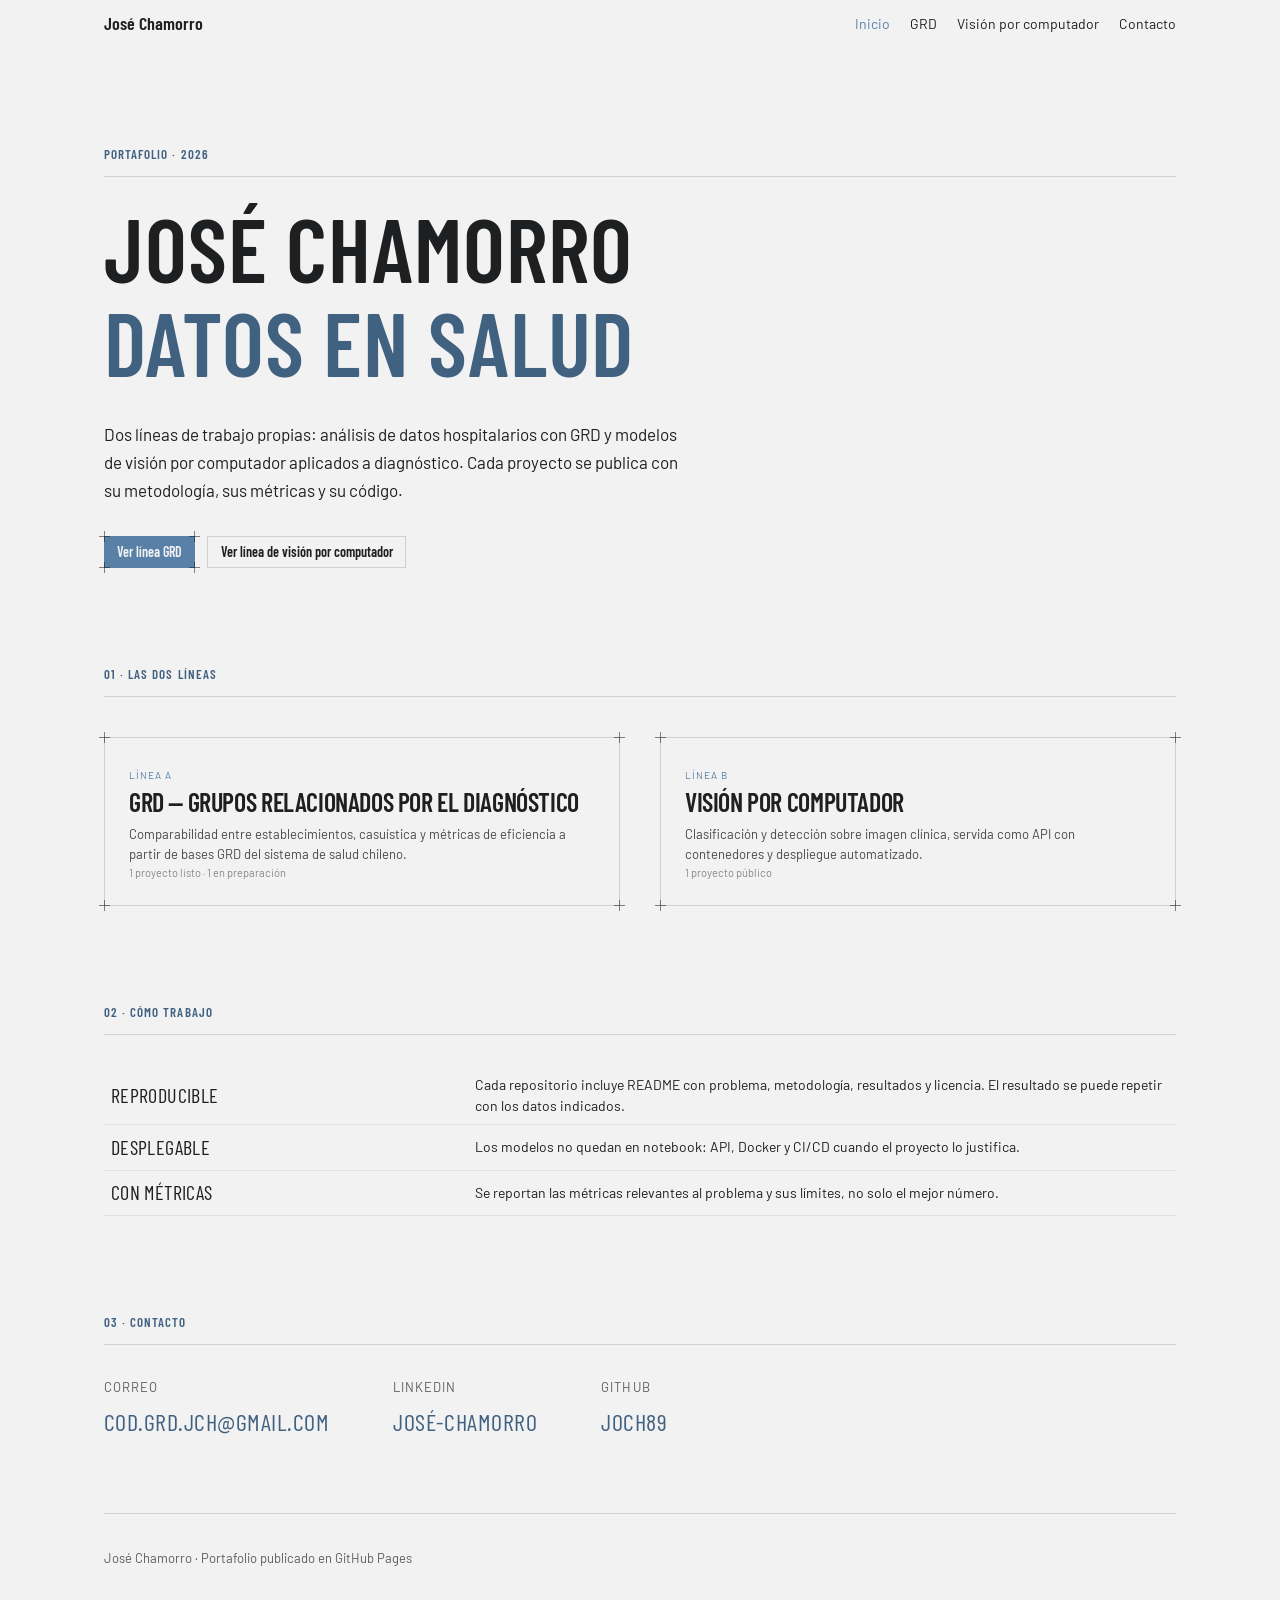
<file: index.html>
<!DOCTYPE html>
<html lang="es">
<head>
<meta charset="utf-8">
<meta name="viewport" content="width=device-width, initial-scale=1">
<title>José Chamorro — Portafolio</title>
<link rel="preconnect" href="https://fonts.googleapis.com">
<link rel="preconnect" href="https://fonts.gstatic.com" crossorigin>
<link rel="stylesheet" href="style.css">
</head>
<body>
<nav class="nav">
  <span class="nav-brand">José Chamorro</span>
  <div class="nav-links">
    <a href="index.html" aria-current="page">Inicio</a>
    <a href="grd.html">GRD</a>
    <a href="vision.html">Visión por computador</a>
    <a href="index.html#contacto">Contacto</a>
  </div>
</nav>
<div class="wrap">

  <section class="section-hero">
    <span class="kicker">Portafolio · 2026</span>
    <hr class="rule" style="margin-bottom:24px">
    <h1 class="display">
      <span>José Chamorro</span>
      <span class="accent">Datos en salud</span>
    </h1>
    <p class="lede">Dos líneas de trabajo propias: análisis de datos hospitalarios con GRD y modelos de visión por computador aplicados a diagnóstico. Cada proyecto se publica con su metodología, sus métricas y su código.</p>
    <div class="actions">
      <a class="btn btn-primary blueprint" href="grd.html">Ver línea GRD<i class="corner tl"></i><i class="corner tr"></i><i class="corner bl"></i><i class="corner br"></i></a>
      <a class="btn btn-secondary" href="vision.html">Ver línea de visión por computador</a>
    </div>
  </section>

  <section class="section">
    <span class="kicker">01 · Las dos líneas</span>
    <hr class="rule" style="margin-bottom:40px">
    <div class="grid-2">
      <a class="card blueprint line-card" href="grd.html">
        <i class="corner tl"></i><i class="corner tr"></i><i class="corner bl"></i><i class="corner br"></i>
        <span class="card-kicker">Línea A</span>
        <h2 class="card-title">GRD — Grupos Relacionados por el Diagnóstico</h2>
        <p class="card-body">Comparabilidad entre establecimientos, casuística y métricas de eficiencia a partir de bases GRD del sistema de salud chileno.</p>
        <span class="card-meta">1 proyecto listo · 1 en preparación</span>
      </a>
      <a class="card blueprint line-card" href="vision.html">
        <i class="corner tl"></i><i class="corner tr"></i><i class="corner bl"></i><i class="corner br"></i>
        <span class="card-kicker">Línea B</span>
        <h2 class="card-title">Visión por computador</h2>
        <p class="card-body">Clasificación y detección sobre imagen clínica, servida como API con contenedores y despliegue automatizado.</p>
        <span class="card-meta">1 proyecto público</span>
      </a>
    </div>
  </section>

  <section class="section">
    <span class="kicker">02 · Cómo trabajo</span>
    <hr class="rule">
    <table class="table how">
      <tbody>
        <tr><td>Reproducible</td><td>Cada repositorio incluye README con problema, metodología, resultados y licencia. El resultado se puede repetir con los datos indicados.</td></tr>
        <tr><td>Desplegable</td><td>Los modelos no quedan en notebook: API, Docker y CI/CD cuando el proyecto lo justifica.</td></tr>
        <tr><td>Con métricas</td><td>Se reportan las métricas relevantes al problema y sus límites, no solo el mejor número.</td></tr>
      </tbody>
    </table>
  </section>

  <section class="section" id="contacto">
    <span class="kicker">03 · Contacto</span>
    <hr class="rule">
    <div class="contact">
      <div>
        <span class="label">Correo</span>
        <a href="mailto:cod.grd.jch@gmail.com">cod.grd.jch@gmail.com</a>
      </div>
      <div>
        <span class="label">LinkedIn</span>
        <a href="https://www.linkedin.com/in/jos%C3%A9-chamorro/" target="_blank" rel="noopener">josé-chamorro</a>
      </div>
      <div>
        <span class="label">GitHub</span>
        <a href="https://github.com/joch89" target="_blank" rel="noopener">joch89</a>
      </div>
    </div>
  </section>

<footer>José Chamorro · Portafolio publicado en GitHub Pages</footer>
</div>
</body>
</html>
</file>
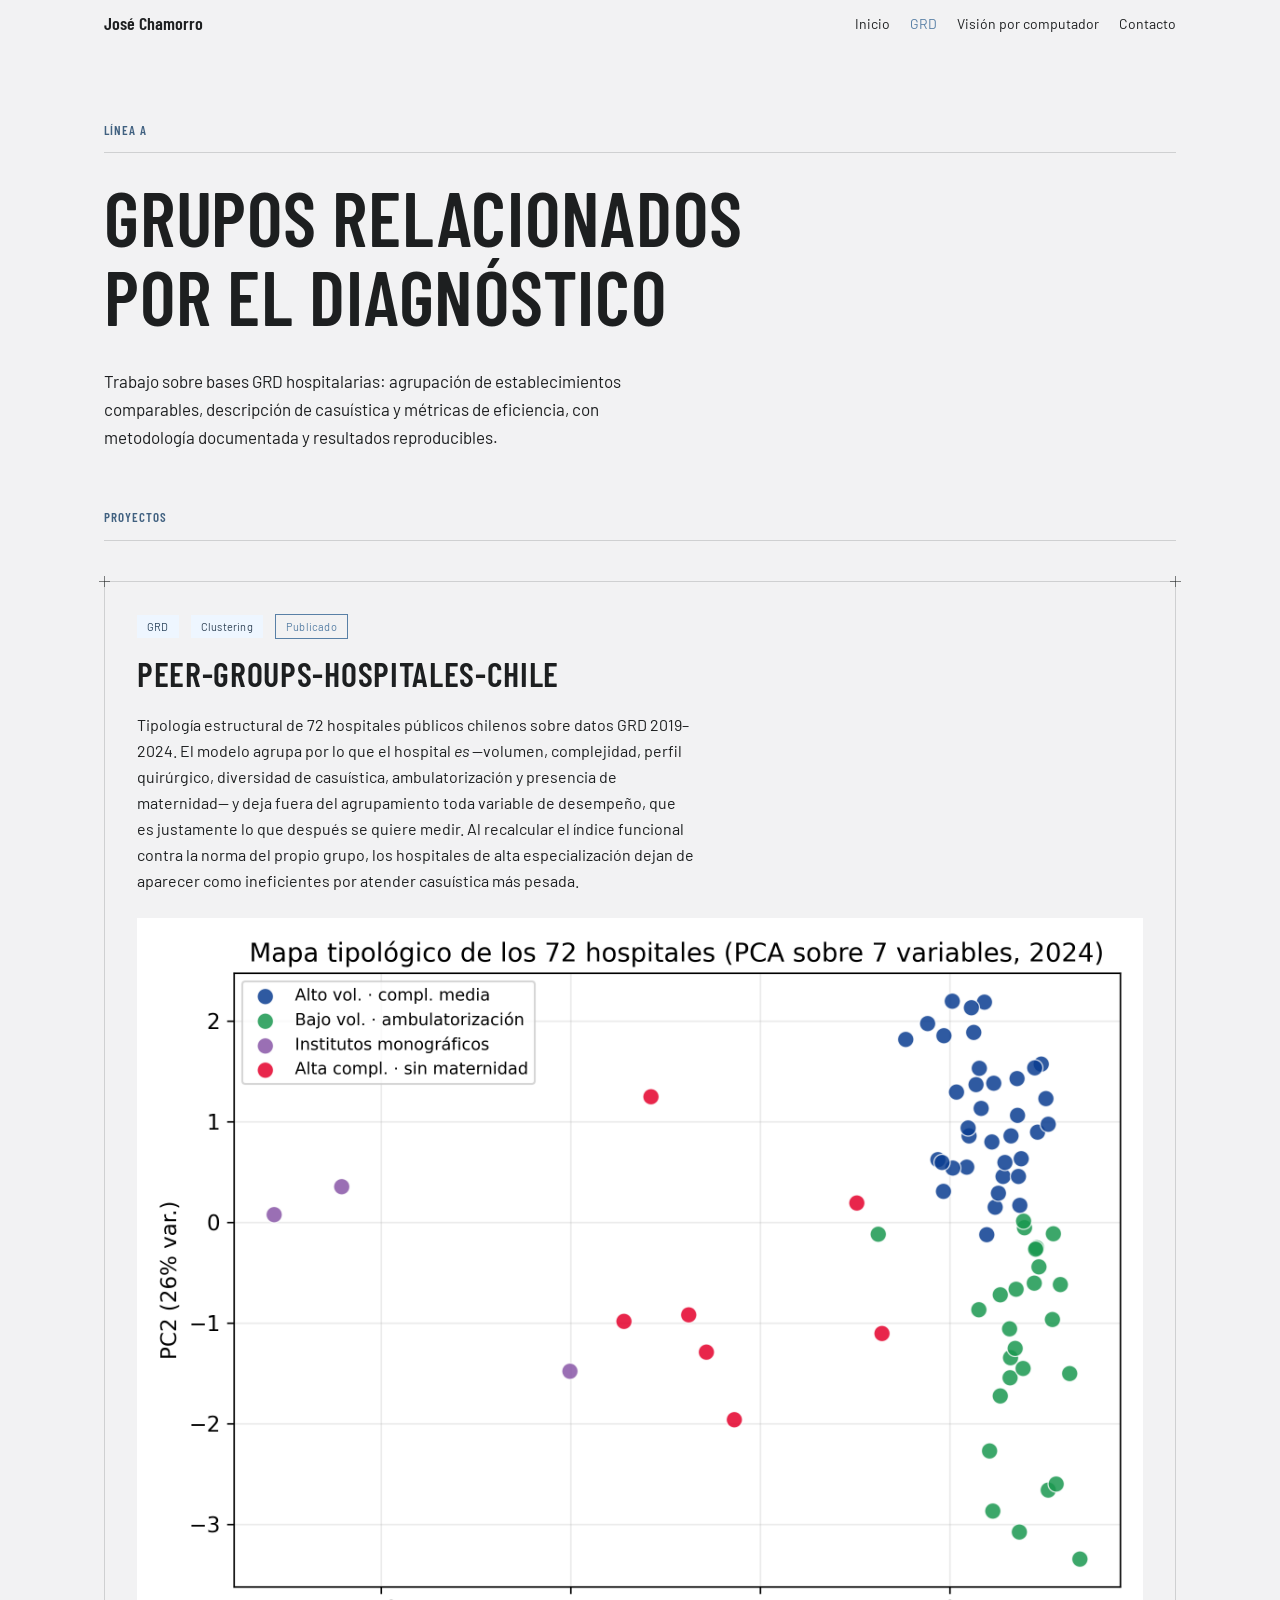
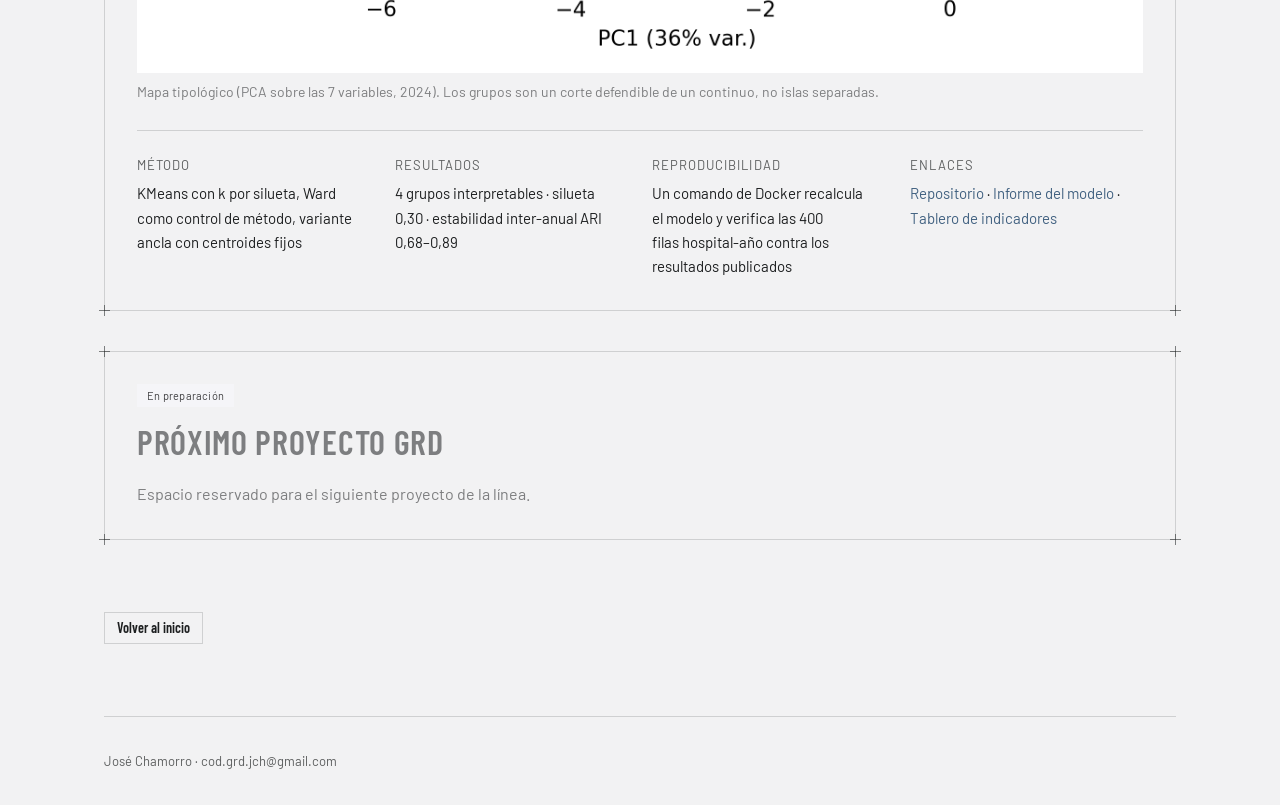
<file: grd.html>
<!DOCTYPE html>
<html lang="es">
<head>
<meta charset="utf-8">
<meta name="viewport" content="width=device-width, initial-scale=1">
<title>GRD — José Chamorro</title>
<link rel="preconnect" href="https://fonts.googleapis.com">
<link rel="preconnect" href="https://fonts.gstatic.com" crossorigin>
<link rel="stylesheet" href="style.css">
</head>
<body>
<nav class="nav">
  <span class="nav-brand">José Chamorro</span>
  <div class="nav-links">
    <a href="index.html">Inicio</a>
    <a href="grd.html" aria-current="page">GRD</a>
    <a href="vision.html">Visión por computador</a>
    <a href="index.html#contacto">Contacto</a>
  </div>
</nav>
<div class="wrap">

  <section class="section-hero-sub">
    <span class="kicker">Línea A</span>
    <hr class="rule" style="margin-bottom:24px">
    <h1 class="display display-sub">
      <span>Grupos Relacionados</span>
      <span>por el Diagnóstico</span>
    </h1>
    <p class="lede">Trabajo sobre bases GRD hospitalarias: agrupación de establecimientos comparables, descripción de casuística y métricas de eficiencia, con metodología documentada y resultados reproducibles.</p>
  </section>

  <section class="section" style="padding-top:0">
    <span class="kicker">Proyectos</span>
    <hr class="rule" style="margin-bottom:40px">

    <article class="project blueprint">
      <i class="corner tl"></i><i class="corner tr"></i><i class="corner bl"></i><i class="corner br"></i>
      <div class="project-tags">
        <span class="tag tag-accent">GRD</span>
        <span class="tag tag-accent-2">Clustering</span>
        <span class="tag tag-outline">Publicado</span>
      </div>
      <h2>peer-groups-hospitales-chile</h2>
      <p>Tipología estructural de 72 hospitales públicos chilenos sobre datos GRD 2019–2024. El modelo agrupa por lo que el hospital <em>es</em> —volumen, complejidad, perfil quirúrgico, diversidad de casuística, ambulatorización y presencia de maternidad— y deja fuera del agrupamiento toda variable de desempeño, que es justamente lo que después se quiere medir. Al recalcular el índice funcional contra la norma del propio grupo, los hospitales de alta especialización dejan de aparecer como ineficientes por atender casuística más pesada.</p>
      <figure style="margin:24px 0 0">
        <img src="informes/peer-groups-3-mapa.png" alt="Mapa tipológico de los 72 hospitales: proyección PCA sobre las 7 variables estructurales, coloreada por grupo (2024)">
        <figcaption class="text-muted" style="font-size:14px;margin-top:8px">Mapa tipológico (PCA sobre las 7 variables, 2024). Los grupos son un corte defendible de un continuo, no islas separadas.</figcaption>
      </figure>
      <div class="project-meta">
        <div><span class="label">Método</span><span>KMeans con k por silueta, Ward como control de método, variante ancla con centroides fijos</span></div>
        <div><span class="label">Resultados</span><span>4 grupos interpretables · silueta 0,30 · estabilidad inter-anual ARI 0,68–0,89</span></div>
        <div><span class="label">Reproducibilidad</span><span>Un comando de Docker recalcula el modelo y verifica las 400 filas hospital-año contra los resultados publicados</span></div>
        <div><span class="label">Enlaces</span><span>
          <a href="https://github.com/joch89/peer-groups-hospitales-chile">Repositorio</a> ·
          <a href="informes/peer-groups-3-modelo.html">Informe del modelo</a> ·
          <a href="informes/peer-groups-3-tablero.html">Tablero de indicadores</a>
        </span></div>
      </div>
    </article>

    <article class="project blueprint pending">
      <i class="corner tl"></i><i class="corner tr"></i><i class="corner bl"></i><i class="corner br"></i>
      <div class="project-tags"><span class="tag tag-neutral">En preparación</span></div>
      <h2>Próximo proyecto GRD</h2>
      <p>Espacio reservado para el siguiente proyecto de la línea.</p>
    </article>
  </section>

  <section class="section" style="padding-top:0">
    <a class="btn btn-secondary" href="index.html">Volver al inicio</a>
  </section>

<footer>José Chamorro · cod.grd.jch@gmail.com</footer>
</div>
</body>
</html>
</file>
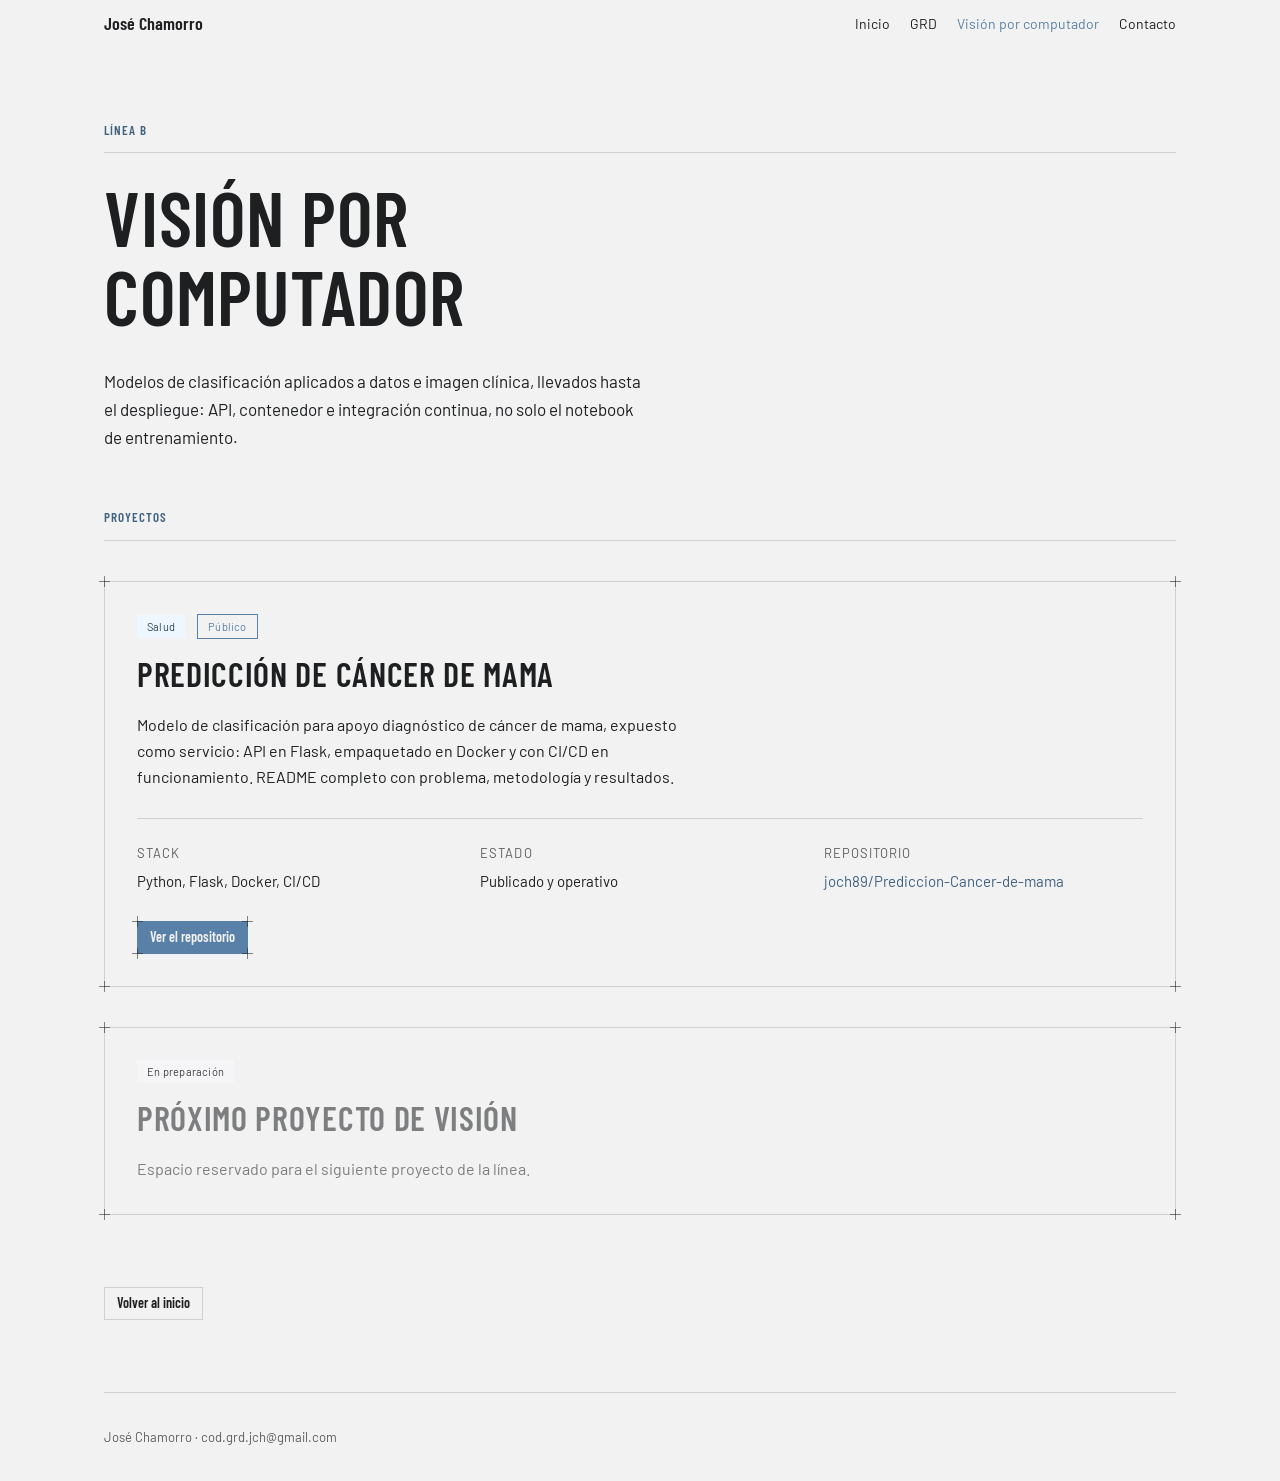
<file: vision.html>
<!DOCTYPE html>
<html lang="es">
<head>
<meta charset="utf-8">
<meta name="viewport" content="width=device-width, initial-scale=1">
<title>Visión por computador — José Chamorro</title>
<link rel="preconnect" href="https://fonts.googleapis.com">
<link rel="preconnect" href="https://fonts.gstatic.com" crossorigin>
<link rel="stylesheet" href="style.css">
</head>
<body>
<nav class="nav">
  <span class="nav-brand">José Chamorro</span>
  <div class="nav-links">
    <a href="index.html">Inicio</a>
    <a href="grd.html">GRD</a>
    <a href="vision.html" aria-current="page">Visión por computador</a>
    <a href="index.html#contacto">Contacto</a>
  </div>
</nav>
<div class="wrap">

  <section class="section-hero-sub">
    <span class="kicker">Línea B</span>
    <hr class="rule" style="margin-bottom:24px">
    <h1 class="display display-sub">
      <span>Visión por</span>
      <span>computador</span>
    </h1>
    <p class="lede">Modelos de clasificación aplicados a datos e imagen clínica, llevados hasta el despliegue: API, contenedor e integración continua, no solo el notebook de entrenamiento.</p>
  </section>

  <section class="section" style="padding-top:0">
    <span class="kicker">Proyectos</span>
    <hr class="rule" style="margin-bottom:40px">

    <article class="project blueprint">
      <i class="corner tl"></i><i class="corner tr"></i><i class="corner bl"></i><i class="corner br"></i>
      <div class="project-tags">
        <span class="tag tag-accent">Salud</span>
        <span class="tag tag-outline">Público</span>
      </div>
      <h2>Predicción de cáncer de mama</h2>
      <p>Modelo de clasificación para apoyo diagnóstico de cáncer de mama, expuesto como servicio: API en Flask, empaquetado en Docker y con CI/CD en funcionamiento. README completo con problema, metodología y resultados.</p>
      <div class="project-meta">
        <div><span class="label">Stack</span><span>Python, Flask, Docker, CI/CD</span></div>
        <div><span class="label">Estado</span><span>Publicado y operativo</span></div>
        <div><span class="label">Repositorio</span><a href="https://github.com/joch89/Prediccion-Cancer-de-mama" target="_blank" rel="noopener">joch89/Prediccion-Cancer-de-mama</a></div>
      </div>
      <div style="margin-top:28px">
        <a class="btn btn-primary blueprint" href="https://github.com/joch89/Prediccion-Cancer-de-mama" target="_blank" rel="noopener">Ver el repositorio<i class="corner tl"></i><i class="corner tr"></i><i class="corner bl"></i><i class="corner br"></i></a>
      </div>
    </article>

    <article class="project blueprint pending">
      <i class="corner tl"></i><i class="corner tr"></i><i class="corner bl"></i><i class="corner br"></i>
      <div class="project-tags"><span class="tag tag-neutral">En preparación</span></div>
      <h2>Próximo proyecto de visión</h2>
      <p>Espacio reservado para el siguiente proyecto de la línea.</p>
    </article>
  </section>

  <section class="section" style="padding-top:0">
    <a class="btn btn-secondary" href="index.html">Volver al inicio</a>
  </section>

<footer>José Chamorro · cod.grd.jch@gmail.com</footer>
</div>
</body>
</html>
</file>
<file: style.css>
/* Industry — design-system tokens and component classes. This file is the source of truth for the system's look; retune it here and see readme.md. */
@import url('https://fonts.googleapis.com/css2?family=Barlow:wght@400;500;700&family=Barlow+Condensed:wght@400;600&display=swap');

:root {
  --color-bg: #f2f2f3;
  --color-surface: #e9e9ea;
  --color-text: #1d1f20;
  --color-accent: #5980a6;
  --color-accent-2: #728fab;
  --color-divider: color-mix(in srgb, #1d1f20 16%, transparent);

  /* Tonal ramps — generated in OKLCH on one shared lightness scale, so the
     same step of any role matches the others in visual value. */
  --color-neutral-100: #f5f5f8;
  --color-neutral-200: #e7e7ea;
  --color-neutral-300: #d4d4d7;
  --color-neutral-400: #b7b7ba;
  --color-neutral-500: #98989b;
  --color-neutral-600: #7a7a7d;
  --color-neutral-700: #5d5d60;
  --color-neutral-800: #424244;
  --color-neutral-900: #2b2b2d;

  --color-accent-100: #eef6ff;
  --color-accent-200: #d6ebff;
  --color-accent-300: #b5d9fd;
  --color-accent-400: #94bce3;
  --color-accent-500: #749dc4;
  --color-accent-600: #597ea3;
  --color-accent-700: #416180;
  --color-accent-800: #2c455d;
  --color-accent-900: #1d2d3d;

  --color-accent-2-100: #eef6ff;
  --color-accent-2-200: #d6ebff;
  --color-accent-2-300: #bdd8f2;
  --color-accent-2-400: #9ebbd8;
  --color-accent-2-500: #7e9cb8;
  --color-accent-2-600: #627d98;
  --color-accent-2-700: #486077;
  --color-accent-2-800: #314457;
  --color-accent-2-900: #1f2d3a;

  --font-heading: "Barlow Condensed", system-ui, sans-serif;
  --font-heading-weight: 600;
  --font-body: "Barlow", system-ui, sans-serif;

  --space-1: 3.4px;
  --space-2: 6.8px;
  --space-3: 10.2px;
  --space-4: 13.6px;
  --space-6: 20.4px;
  --space-8: 27.2px;

  --radius-sm: 2px;
  --radius-md: 4px;
  --radius-lg: 7px;

  /* Elevation — derived from the ground: soft ink-tinted shadows on a
     light theme, a hairline edge + ambient darkness on a dark one. */
  --shadow-sm: 0 1px 2px color-mix(in srgb, #2b2b2d 14%, transparent);
  --shadow-md: 0 3px 10px color-mix(in srgb, #2b2b2d 16%, transparent);
  --shadow-lg: 0 12px 32px color-mix(in srgb, #2b2b2d 22%, transparent);
}

body {
  background: var(--color-bg);
  color: var(--color-text);
  font-family: var(--font-body);
}
h1, h2, h3, h4 { font-family: var(--font-heading); font-weight: var(--font-heading-weight); }

.blueprint {
  position: relative;
  border: 1px solid var(--color-divider);
  border-radius: 0;
}
/* The overlay image treatments (halftone, duotone) clip their overlay
   (overflow:hidden); a blueprint wrapper draws its registration marks
   outside the box, so when both classes share a wrapper the frame must
   win. */
.blueprint.halftone, .blueprint.plate, .blueprint.duotone { overflow: visible; }
.blueprint > .corner {
  position: absolute; width: 11px; height: 11px;
  color: color-mix(in srgb, var(--color-text) 55%, transparent);
}
.blueprint > .corner::before, .blueprint > .corner::after {
  content: ""; position: absolute; background: currentColor;
}
.blueprint > .corner::before { left: 5px; top: 0; width: 1px; height: 100%; }
.blueprint > .corner::after  { top: 5px; left: 0; width: 100%; height: 1px; }
.blueprint > .corner.tl { top: -6px; left: -6px; }
.blueprint > .corner.tr { top: -6px; right: -6px; }
.blueprint > .corner.bl { bottom: -6px; left: -6px; }
.blueprint > .corner.br { bottom: -6px; right: -6px; }

.duotone{position:relative;overflow:hidden}
.duotone::after{content:"";position:absolute;inset:0;pointer-events:none;
  background:var(--color-accent);mix-blend-mode:color}

/* ══════════════════════════════════════════════════════════════════════════
   Components — built with the tokens above. Plain CSS
   on plain HTML: no JavaScript, no build step. Each class is documented in
   readme.md and demonstrated in foundations/ and components/.
   ══════════════════════════════════════════════════════════════════════ */

*, *::before, *::after { box-sizing: border-box; }
body { margin: 0; font-size: 15px; line-height: 1.55; font-weight: 400; }
h1, h2, h3, h4, h5, h6 {
  font-family: var(--font-heading); font-weight: var(--font-heading-weight);
  line-height: 1.12; letter-spacing: -0.015em; margin: 0 0 var(--space-2);
}
h1 { font-size: 42px; }
h2 { font-size: 32px; }
h3 { font-size: 25px; }
h4 { font-size: 20px; }
h5 { font-size: 16px; }
h6 { font-size: 13px; }
h6 { letter-spacing: 0.08em; text-transform: uppercase; }
p { margin: 0 0 var(--space-3); }
a { color: var(--color-accent); text-underline-offset: 3px; }
img { display: block; max-width: 100%; }
figure { margin: 0; }
figcaption {
  font-size: 11px; margin-top: var(--space-1);
  color: color-mix(in srgb, var(--color-text) 55%, transparent);
}
.text-muted { color: color-mix(in srgb, var(--color-text) 55%, transparent); }
:focus { outline: none; }
:focus-visible { outline: 2px solid var(--color-accent); outline-offset: 2px; }
::selection { background: color-mix(in srgb, var(--color-accent) 30%, transparent); }

/* — rules — */
.hr {
  height: 1px; border: 0; margin: var(--space-4) 0;
  background: var(--color-divider);
}

/* — buttons — */
.btn {
  display: inline-flex; align-items: center; justify-content: center; gap: 6px;
  cursor: pointer; text-decoration: none;
  font-family: var(--font-heading); font-weight: var(--font-heading-weight);
  font-size: 14px; line-height: 1.2; color: var(--color-text); /* matches the .input's 14px —
     the pair sits side by side in sign-up rows */
  background: transparent; border: 1px solid transparent;
  padding: var(--space-2) calc(var(--space-3) * 1.2);
  border-radius: var(--radius-md);
}
.btn svg { display: block; }
.btn:disabled { opacity: 0.45; cursor: not-allowed; }
.btn-primary { background: var(--color-accent); color: var(--color-bg); }
.btn-primary:hover { background: var(--color-accent-600); }
.btn-primary:active { background: var(--color-accent-700); }
.btn-secondary { border-color: var(--color-divider); }
.btn-secondary:hover { background: color-mix(in srgb, var(--color-text) 7%, transparent); }
.btn-secondary:active { background: color-mix(in srgb, var(--color-text) 14%, transparent); }
.btn-ghost { color: var(--color-accent); padding-inline: var(--space-1); }
.btn-ghost:hover { background: color-mix(in srgb, var(--color-accent) 10%, transparent); }
.btn-ghost:active { background: color-mix(in srgb, var(--color-accent) 18%, transparent); }
.btn-icon { width: 36px; height: 36px; padding: 0; }
.btn-block { width: 100%; margin-top: var(--space-2); }

/* — forms — */
.field > label {
  display: block; font-size: 12px; margin-bottom: 5px;
  color: color-mix(in srgb, var(--color-text) 70%, transparent);
}
.input {
  width: 100%; min-height: 36px; padding: 6px 10px; font: inherit;
  font-size: 14px; color: var(--color-text); caret-color: var(--color-accent);
  background: var(--color-surface);
  border: 1px solid var(--color-divider); border-radius: var(--radius-md);
}
.input:hover { border-color: color-mix(in srgb, var(--color-text) 45%, transparent); }
.input:focus-visible { border-color: var(--color-accent); outline-offset: 0; }
textarea.input { min-height: 90px; resize: vertical; }
.radio { display: inline-flex; align-items: center; gap: 8px; cursor: pointer; font-size: 14px; }
.radio input, .seg-opt input {
  position: absolute; opacity: 0; width: 0; height: 0; pointer-events: none;
}
.radio .dot {
  width: 16px; height: 16px; flex: none; border-radius: 50%;
  border: 1.5px solid var(--color-divider);
}
.radio:hover .dot { border-color: var(--color-accent); }
.radio input:checked + .dot {
  border-color: var(--color-accent); background: var(--color-accent);
  box-shadow: inset 0 0 0 4px var(--color-bg);
}
.radio input:focus-visible + .dot { outline: 2px solid var(--color-accent); outline-offset: 2px; }
.seg {
  display: inline-flex; overflow: hidden;
  border: 1px solid var(--color-divider); border-radius: var(--radius-md);
}
.seg-opt {
  display: inline-flex; align-items: center; gap: 6px;
  padding: 7px 12px; font-size: 13px; cursor: pointer;
}
.seg-opt + .seg-opt { border-left: 1px solid var(--color-divider); }
.seg-opt:has(input:checked) { background: var(--color-accent); color: var(--color-bg); }
.seg-opt:not(:has(input:checked)):hover { background: color-mix(in srgb, var(--color-text) 7%, transparent); }
.seg-opt:has(input:focus-visible) { outline: 2px solid var(--color-accent); outline-offset: -2px; }

/* — cards — */
.card {
  display: flex; flex-direction: column; gap: var(--space-2);
  padding: var(--space-3); border-radius: var(--radius-md); background: var(--color-surface);
}
.card-kicker { font-size: 10px; letter-spacing: 0.1em; text-transform: uppercase; color: var(--color-accent); }
.card-title {
  font-family: var(--font-heading); font-weight: var(--font-heading-weight);
  font-size: 17px; line-height: 1.2;
}
.card-body { margin: 0; font-size: 13px; opacity: 0.8; flex: 1; }
.card-meta {
  display: flex; align-items: center; gap: 6px; font-size: 11px;
  color: color-mix(in srgb, var(--color-text) 50%, transparent);
}
.elev-sm { box-shadow: var(--shadow-sm); }
.elev-md { box-shadow: var(--shadow-md); }
.elev-lg { box-shadow: var(--shadow-lg); }

/* — tags — */
.tag {
  display: inline-flex; align-items: center; font-size: 11px;
  letter-spacing: 0.02em; padding: 3px 10px;
  border-radius: calc(var(--radius-md) * 0.75);
}
.tag-accent { background: var(--color-accent-100); color: var(--color-accent-800); }
.tag-accent-2 { background: var(--color-accent-2-100); color: var(--color-accent-2-800); }
.tag-neutral { background: var(--color-neutral-100); color: var(--color-neutral-800); }
.tag-outline { border: 1px solid var(--color-accent); color: var(--color-accent); }

/* — navigation — */
.nav {
  display: flex; align-items: center; gap: var(--space-4);
  padding: var(--space-3) var(--space-4);
  border-bottom: none;
}
.nav-brand {
  font-family: var(--font-heading); font-weight: var(--font-heading-weight);
  font-size: 18px; margin-right: auto;
}
.nav a { color: inherit; text-decoration: none; font-size: 14px; }
.nav a:hover, .nav a[aria-current='page'] { color: var(--color-accent); }

/* — tables — */
.table { width: 100%; border-collapse: collapse; font-size: 14px; }
.table th {
  text-align: left; font-size: 11px; letter-spacing: 0.08em; text-transform: uppercase;
  color: color-mix(in srgb, var(--color-text) 60%, transparent);
  padding: var(--space-2); border-bottom: 1px solid var(--color-divider);
}
.table td {
  padding: var(--space-2);
  border-bottom: 1px solid color-mix(in srgb, var(--color-text) 8%, transparent);
}
.table tbody tr:hover { background: color-mix(in srgb, var(--color-text) 4%, transparent); }

/* — dialog — */
.dialog-backdrop {
  position: fixed; inset: 0; display: grid; place-items: center;
  padding: var(--space-4);
  background: color-mix(in srgb, var(--color-neutral-900) 50%, transparent);
}
.dialog {
  width: min(440px, 100%); display: flex; flex-direction: column; gap: var(--space-3);
  padding: var(--space-4); border-radius: var(--radius-lg);
  background: var(--color-surface); box-shadow: var(--shadow-lg);
}
.dialog-title {
  font-family: var(--font-heading); font-weight: var(--font-heading-weight);
  font-size: 20px;
}
.dialog-body { font-size: 14px; opacity: 0.85; }
.dialog-actions { display: flex; justify-content: flex-end; gap: var(--space-2); margin-top: var(--space-2); }

/* — blueprint frame: components are wireframe objects (see .blueprint
     and .corner above) — square, transparent, hairline-bordered — */
.card, .btn, .input, .tag, .seg, .dialog { border-radius: 0; }
.card, .dialog { background: transparent; border: 1px solid var(--color-divider); }
.btn { border: 1px solid var(--color-divider); }
.btn-primary { border-color: var(--color-accent); }
.btn-ghost { border-color: transparent; }



/* ══════════════════════════════════════════════════════════════════════════
   Portafolio — capa de página sobre el sistema Industry
   ══════════════════════════════════════════════════════════════════════ */

body { text-wrap: pretty; }
a { color: var(--color-accent-700); text-decoration: none; }
a:hover { color: var(--color-accent-900); }

.wrap { max-width: 1120px; margin: 0 auto; padding: 0 24px; }
.nav { padding-inline: max(24px, calc((100% - 1120px) / 2 + 24px)); }
.nav-links { display: flex; gap: 20px; align-items: center; }

.section { padding: 24px 0 72px; }
.section-hero { padding: 96px 0 72px; }
.section-hero-sub { padding: 72px 0 56px; }

.kicker {
  display: block; font-family: var(--font-heading); font-size: 13px;
  letter-spacing: .08em; text-transform: uppercase; font-weight: 600;
  color: var(--color-accent-700); margin-bottom: 12px;
}
.rule { height: 1px; border: 0; background: var(--color-divider); margin: 0 0 32px; }

.display {
  font-family: var(--font-heading); font-weight: 600;
  font-size: clamp(44px, 7vw, 92px); line-height: 1.04; letter-spacing: .01em;
  text-transform: uppercase; margin: 0;
}
.display span { display: block; }
.display .accent { color: var(--color-accent-700); }
.display-sub { font-size: clamp(40px, 6vw, 76px); }

.lede { font-size: 17px; line-height: 28px; max-width: 58ch; margin: 32px 0 0; }
.actions { display: flex; gap: 12px; flex-wrap: wrap; margin-top: 32px; }
.btn { white-space: nowrap; }

.grid-2 { display: grid; grid-template-columns: repeat(auto-fit, minmax(300px, 1fr)); gap: 40px; }
.line-card { display: block; padding: 24px; text-decoration: none; color: inherit; }
.line-card .card-title { font-size: 26px; text-transform: uppercase; }
.line-card:hover { background: color-mix(in srgb, var(--color-accent) 6%, transparent); }

.how td:first-child {
  width: 34%; font-family: var(--font-heading); font-size: 20px;
  text-transform: uppercase; letter-spacing: .02em;
}

.project { position: relative; border: 1px solid var(--color-divider); padding: 32px; }
.project + .project { margin-top: 40px; }
.project-tags { display: flex; flex-wrap: wrap; gap: 12px; align-items: center; margin-bottom: 16px; }
.project h2 {
  font-size: 34px; line-height: 1.1; letter-spacing: .02em;
  text-transform: uppercase; margin: 0;
}
.project p { font-size: 16px; line-height: 26px; max-width: 62ch; margin: 20px 0 0; }
.project-meta {
  display: grid; grid-template-columns: repeat(auto-fit, minmax(180px, 1fr)); gap: 24px;
  margin-top: 28px; padding-top: 24px; border-top: 1px solid var(--color-divider);
}
.label {
  display: block; font-size: 13px; letter-spacing: .08em; text-transform: uppercase;
  color: color-mix(in srgb, var(--color-text) 70%, transparent); margin-bottom: 6px;
}
.project-meta span:last-child, .project-meta a { font-size: 15px; line-height: 24px; }
.pending h2, .pending p { color: color-mix(in srgb, var(--color-text) 55%, transparent); }

.contact { display: flex; flex-wrap: wrap; gap: 32px 64px; align-items: flex-start; }
.contact a {
  font-family: var(--font-heading); font-size: 24px;
  text-transform: uppercase; letter-spacing: .02em;
}

footer {
  padding: 32px 0; border-top: 1px solid var(--color-divider);
  font-size: 13px; line-height: 24px;
  color: color-mix(in srgb, var(--color-text) 70%, transparent);
}
</file>
